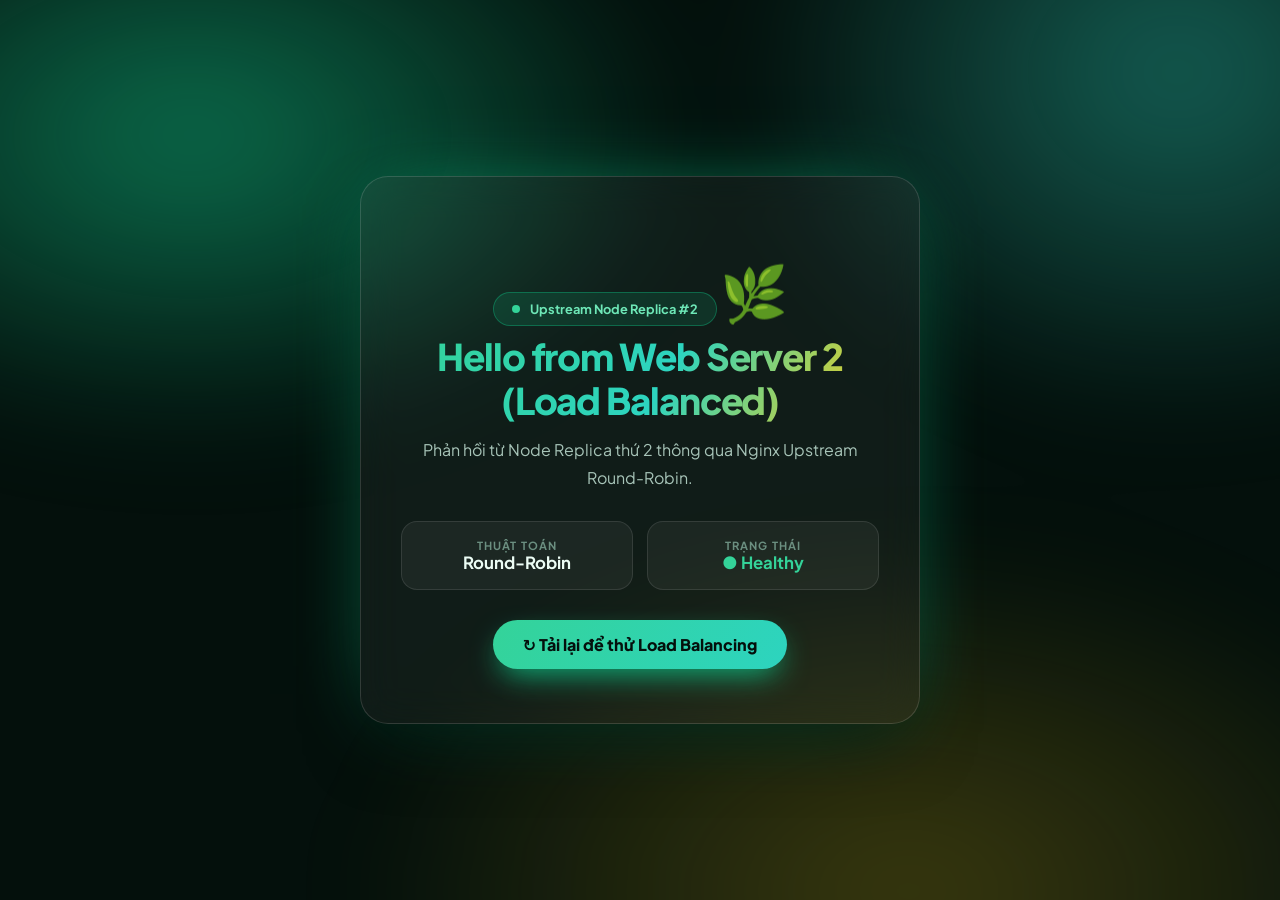
<file: web-frontend-server2/index.html>
<!DOCTYPE html>
<html lang="vi">
<head>
    <meta charset="UTF-8">
    <meta name="viewport" content="width=device-width, initial-scale=1.0">
    <title>MyMiniCloud - Web Server 2</title>
    <link rel="preconnect" href="https://fonts.googleapis.com">
    <link rel="preconnect" href="https://fonts.gstatic.com" crossorigin>
    <link href="https://fonts.googleapis.com/css2?family=Plus+Jakarta+Sans:wght@400;600;800&display=swap" rel="stylesheet">
    <style>
        * { box-sizing: border-box; margin: 0; padding: 0; }
        body {
            font-family: 'Plus Jakarta Sans', system-ui, sans-serif;
            min-height: 100vh; display: grid; place-items: center; padding: 24px;
            color: #ecfdf5; background: #04100c; overflow: hidden;
        }
        .aurora { position: fixed; inset: -20%; z-index: -1; filter: blur(50px);
            background:
                radial-gradient(40% 35% at 25% 25%, rgba(16,185,129,.55), transparent 70%),
                radial-gradient(35% 40% at 80% 20%, rgba(45,212,191,.40), transparent 70%),
                radial-gradient(45% 40% at 65% 85%, rgba(250,204,21,.22), transparent 70%);
            animation: move 18s ease-in-out infinite alternate; }
        @keyframes move { to { transform: translate(-4%, 4%) rotate(-6deg) scale(1.08); } }
        .card {
            width: min(560px, 100%); text-align: center; padding: 54px 40px; border-radius: 28px;
            background: rgba(255,255,255,.05); border: 1px solid rgba(255,255,255,.14);
            backdrop-filter: blur(20px); box-shadow: 0 30px 70px -20px rgba(0,0,0,.7), 0 0 80px -30px #10b981;
            animation: rise .9s cubic-bezier(.2,.7,.2,1) both;
        }
        @keyframes rise { from { opacity: 0; transform: translateY(40px) scale(.96); } }
        .pill { display: inline-flex; align-items: center; gap: 10px; padding: 8px 18px; border-radius: 999px;
            font-size: .8rem; font-weight: 700; background: rgba(16,185,129,.15); border: 1px solid rgba(16,185,129,.4); color: #6ee7b7; }
        .dot { width: 8px; height: 8px; border-radius: 50%; background: #34d399; animation: ping 1.8s infinite; }
        @keyframes ping { 70% { box-shadow: 0 0 0 10px rgba(52,211,153,0); } 0% { box-shadow: 0 0 0 0 rgba(52,211,153,.7); } }
        .icon { font-size: 3.4rem; margin: 26px 0 8px; display: inline-block; animation: float 4s ease-in-out infinite; }
        @keyframes float { 50% { transform: translateY(-8px) rotate(-5deg); } }
        h1 { font-size: clamp(1.7rem, 5vw, 2.3rem); font-weight: 800; line-height: 1.2; letter-spacing: -.03em; margin-bottom: 14px;
            background: linear-gradient(120deg, #34d399, #2dd4bf 55%, #facc15); -webkit-background-clip: text; background-clip: text; -webkit-text-fill-color: transparent; }
        p { color: #a7c4b8; line-height: 1.7; margin-bottom: 30px; }
        .stats { display: grid; grid-template-columns: 1fr 1fr; gap: 14px; margin-bottom: 30px; }
        .stat { padding: 16px; border-radius: 16px; background: rgba(255,255,255,.05); border: 1px solid rgba(255,255,255,.1); }
        .stat small { display: block; color: #6b8f80; font-size: .7rem; font-weight: 700; text-transform: uppercase; letter-spacing: .1em; }
        .stat b { font-size: 1.05rem; }
        .btn { display: inline-block; padding: 14px 30px; border-radius: 999px; font-weight: 800; color: #04100c; text-decoration: none;
            background: linear-gradient(120deg, #34d399, #2dd4bf); box-shadow: 0 12px 30px -8px #10b981; transition: transform .25s, box-shadow .25s; }
        .btn:hover { transform: translateY(-3px) scale(1.03); box-shadow: 0 18px 38px -8px #10b981; }
    </style>
</head>
<body>
    <div class="aurora"></div>
    <div class="card">
        <span class="pill"><span class="dot"></span> Upstream Node Replica #2</span>
        <div class="icon">🌿</div>
        <h1>Hello from Web Server 2 (Load Balanced)</h1>
        <p>Phản hồi từ Node Replica thứ 2 thông qua Nginx Upstream Round-Robin.</p>
        <div class="stats">
            <div class="stat"><small>Thuật toán</small><b>Round-Robin</b></div>
            <div class="stat"><small>Trạng thái</small><b style="color:#34d399">● Healthy</b></div>
        </div>
        <a href="/" class="btn">↻ Tải lại để thử Load Balancing</a>
    </div>
</body>
</html>
</file>
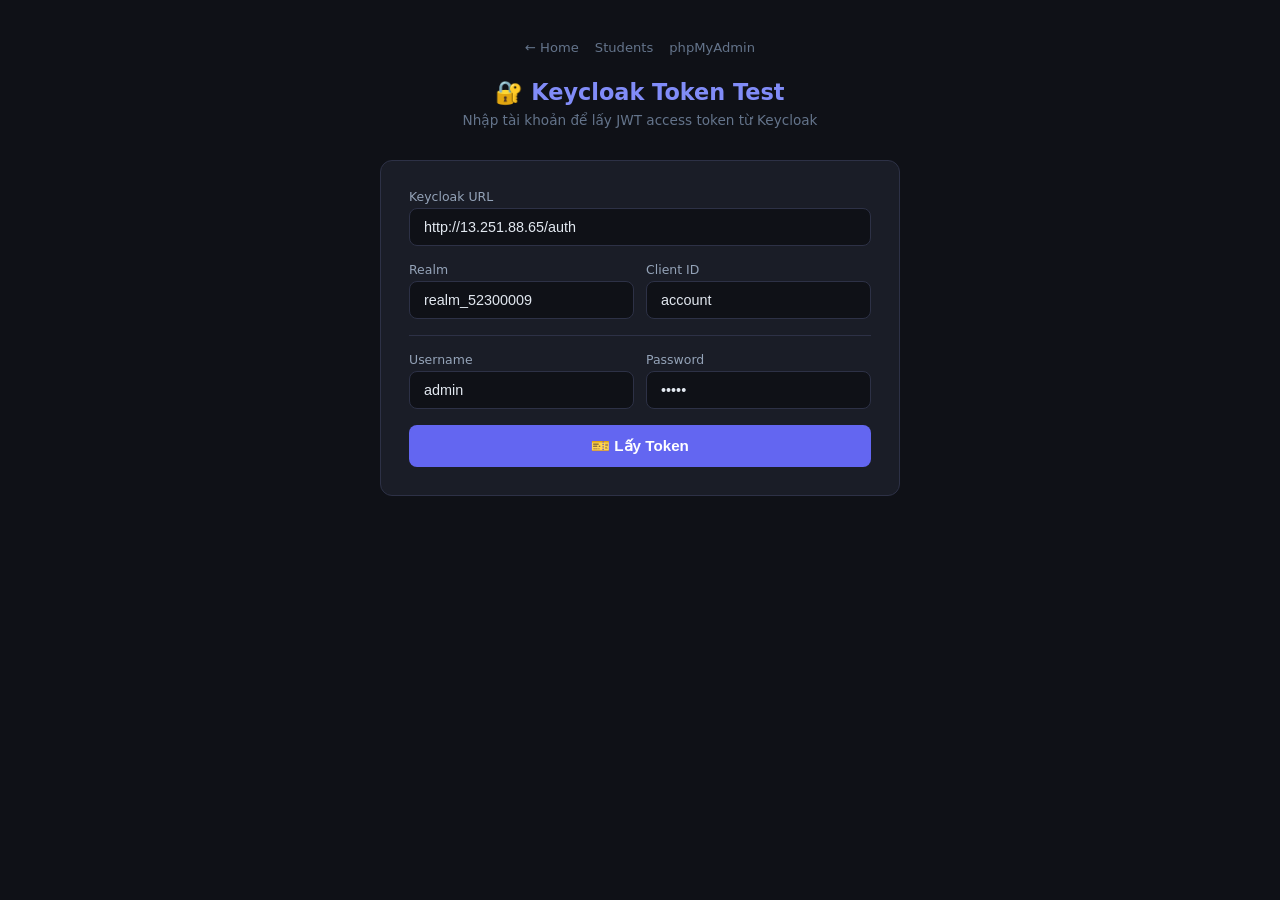
<file: web-frontend-server/html/token-manager.html>
<!DOCTYPE html>
<html lang="vi">
<head>
<meta charset="UTF-8">
<meta name="viewport" content="width=device-width, initial-scale=1.0">
<title>Keycloak Token Test</title>
<style>
  * { box-sizing: border-box; margin: 0; padding: 0; }
  body {
    background: #0f1117; color: #e2e8f0;
    font-family: system-ui, sans-serif;
    min-height: 100vh; display: flex; flex-direction: column; align-items: center;
    padding: 40px 16px;
  }
  h1 { font-size: 1.4rem; color: #818cf8; margin-bottom: 6px; }
  .sub { color: #64748b; font-size: .85rem; margin-bottom: 32px; }

  .box {
    background: #1a1d27; border: 1px solid #2d3146;
    border-radius: 12px; padding: 28px; width: 100%; max-width: 520px;
    display: flex; flex-direction: column; gap: 16px;
  }

  label { font-size: .78rem; color: #94a3b8; display: block; margin-bottom: 4px; }
  input {
    width: 100%; padding: 10px 14px;
    background: #0f1117; border: 1px solid #2d3146;
    border-radius: 8px; color: #e2e8f0; font-size: .9rem; outline: none;
    transition: border .15s;
  }
  input:focus { border-color: #6366f1; }

  .row { display: grid; grid-template-columns: 1fr 1fr; gap: 12px; }

  button {
    width: 100%; padding: 12px; border: none; border-radius: 8px;
    font-size: .95rem; font-weight: 700; cursor: pointer;
    background: #6366f1; color: #fff; transition: background .15s;
  }
  button:hover { background: #4f46e5; }
  button:disabled { background: #374151; color: #64748b; cursor: not-allowed; }

  /* Result area */
  .result { display: none; flex-direction: column; gap: 12px; }
  .result.show { display: flex; }

  .status-ok  { color: #22c55e; font-weight: 700; font-size: .9rem; }
  .status-err { color: #ef4444; font-weight: 700; font-size: .9rem; }

  .info-grid {
    display: grid; grid-template-columns: auto 1fr; gap: 6px 16px;
    font-size: .82rem;
  }
  .info-grid .key { color: #64748b; white-space: nowrap; }
  .info-grid .val { color: #c7d2fe; word-break: break-all; }
  .val.ok  { color: #22c55e; }
  .val.err { color: #ef4444; }

  .token-box {
    background: #0f1117; border: 1px solid #2d3146; border-radius: 8px;
    padding: 12px; font-family: monospace; font-size: .72rem;
    color: #818cf8; word-break: break-all; max-height: 110px;
    overflow: auto; line-height: 1.5; cursor: pointer; position: relative;
  }
  .copy-hint { font-size: .7rem; color: #64748b; text-align: right; margin-top: 2px; }

  .divider { border: none; border-top: 1px solid #2d3146; }
  .section-title { font-size: .78rem; color: #64748b; text-transform: uppercase;
    letter-spacing: .05em; }

  .nav { margin-bottom: 24px; display: flex; gap: 16px; }
  .nav a { color: #64748b; font-size: .82rem; text-decoration: none; }
  .nav a:hover { color: #818cf8; }
</style>
</head>
<body>

<nav class="nav">
  <a href="/">← Home</a>
  <a href="/students.html">Students</a>
  <a href="/phpmyadmin/" target="_blank">phpMyAdmin</a>
</nav>

<h1>🔐 Keycloak Token Test</h1>
<p class="sub">Nhập tài khoản để lấy JWT access token từ Keycloak</p>

<div class="box">

  <!-- Config -->
  <div>
    <label>Keycloak URL</label>
    <input id="url" value="http://13.251.88.65/auth">
  </div>
  <div class="row">
    <div>
      <label>Realm</label>
      <input id="realm" value="realm_52300009">
    </div>
    <div>
      <label>Client ID</label>
      <input id="client" value="account">
    </div>
  </div>

  <hr class="divider">

  <!-- Credentials -->
  <div class="row">
    <div>
      <label>Username</label>
      <input id="user" value="admin" autocomplete="username">
    </div>
    <div>
      <label>Password</label>
      <input id="pass" type="password" value="admin" autocomplete="current-password">
    </div>
  </div>

  <button id="btn" onclick="getToken()">🎫 Lấy Token</button>

  <!-- Result -->
  <div class="result" id="result">
    <hr class="divider">
    <span class="section-title">Kết quả</span>
    <div id="status-line"></div>
    <div class="info-grid" id="info-grid"></div>

    <div id="token-section" style="display:none">
      <span class="section-title">Access Token (click để copy)</span>
      <div class="token-box" id="token-box" onclick="copyToken()"></div>
      <div class="copy-hint" id="copy-hint">Click vào token để copy</div>
    </div>
  </div>

</div>

<script>
let currentToken = '';

async function getToken() {
  const btn = document.getElementById('btn');
  btn.disabled = true;
  btn.textContent = '⏳ Đang lấy token...';

  const url    = document.getElementById('url').value.trim();
  const realm  = document.getElementById('realm').value.trim();
  const client = document.getElementById('client').value.trim();
  const user   = document.getElementById('user').value.trim();
  const pass   = document.getElementById('pass').value;

  const tokenUrl = `${url}/realms/${realm}/protocol/openid-connect/token`;

  const body = new URLSearchParams({
    grant_type: 'password',
    client_id: client,
    username: user,
    password: pass,
    scope: 'openid profile email',
  });

  const result = document.getElementById('result');
  const statusLine = document.getElementById('status-line');
  const infoGrid = document.getElementById('info-grid');
  const tokenSection = document.getElementById('token-section');
  const tokenBox = document.getElementById('token-box');
  result.classList.add('show');

  try {
    const r = await fetch(tokenUrl, {
      method: 'POST',
      headers: { 'Content-Type': 'application/x-www-form-urlencoded' },
      body,
    });
    const d = await r.json();

    if (!r.ok) {
      statusLine.innerHTML = `<span class="status-err">✗ Thất bại (${r.status})</span>`;
      infoGrid.innerHTML = `
        <span class="key">Lỗi</span><span class="val err">${d.error || 'unknown'}</span>
        <span class="key">Mô tả</span><span class="val err">${d.error_description || JSON.stringify(d)}</span>
        <span class="key">URL</span><span class="val">${tokenUrl}</span>
      `;
      tokenSection.style.display = 'none';
    } else {
      currentToken = d.access_token;
      const claims = decodeJWT(d.access_token);
      const exp = claims ? new Date(claims.exp * 1000).toLocaleString('vi-VN') : '?';
      const username = claims ? (claims.preferred_username || claims.sub) : user;
      const roles = claims?.realm_access?.roles?.join(', ') || '—';
      const expires_in = d.expires_in ? `${d.expires_in}s` : '?';

      statusLine.innerHTML = `<span class="status-ok">✓ Lấy token thành công!</span>`;
      infoGrid.innerHTML = `
        <span class="key">Username</span><span class="val ok">${username}</span>
        <span class="key">Hết hạn lúc</span><span class="val ok">${exp} (${expires_in})</span>
        <span class="key">Roles</span><span class="val">${roles}</span>
        <span class="key">Token type</span><span class="val">${d.token_type || 'Bearer'}</span>
        <span class="key">Refresh token</span><span class="val">${d.refresh_token ? '✓ Có' : '✗ Không'}</span>
      `;
      tokenBox.textContent = d.access_token;
      tokenSection.style.display = 'block';
    }
  } catch (e) {
    statusLine.innerHTML = `<span class="status-err">✗ Không kết nối được Keycloak</span>`;
    infoGrid.innerHTML = `
      <span class="key">Lỗi</span><span class="val err">${e.message}</span>
      <span class="key">URL</span><span class="val">${tokenUrl}</span>
      <span class="key">Gợi ý</span><span class="val">Kiểm tra Keycloak URL, Realm, hoặc CORS</span>
    `;
    tokenSection.style.display = 'none';
  }

  btn.disabled = false;
  btn.textContent = '🔄 Thử lại';
}

function decodeJWT(token) {
  try {
    return JSON.parse(atob(token.split('.')[1].replace(/-/g,'+').replace(/_/g,'/')));
  } catch { return null; }
}

function copyToken() {
  if (!currentToken) return;
  navigator.clipboard.writeText(currentToken).then(() => {
    document.getElementById('copy-hint').textContent = '✓ Đã copy!';
    setTimeout(() => {
      document.getElementById('copy-hint').textContent = 'Click vào token để copy';
    }, 2000);
  });
}

// Enter key submits
document.addEventListener('keydown', e => {
  if (e.key === 'Enter' && !document.getElementById('btn').disabled) getToken();
});
</script>
</body>
</html>
</file>
